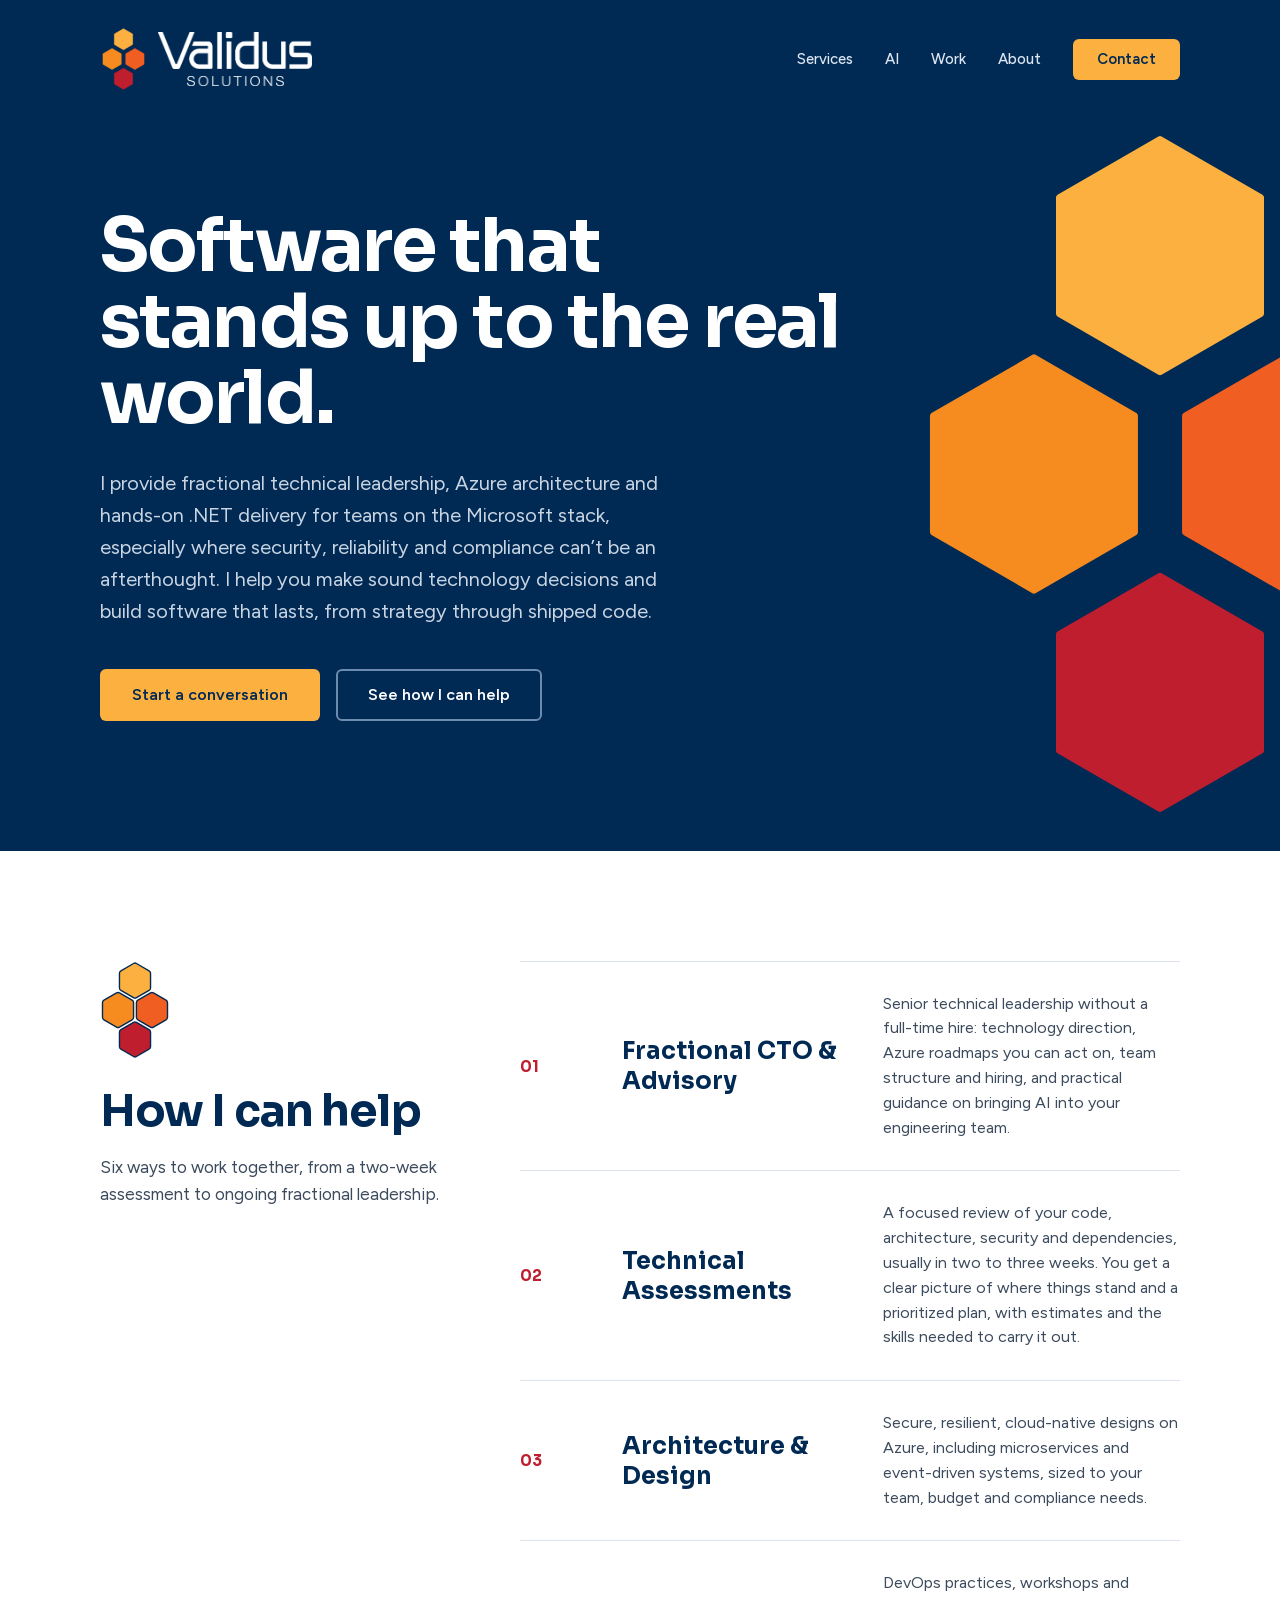
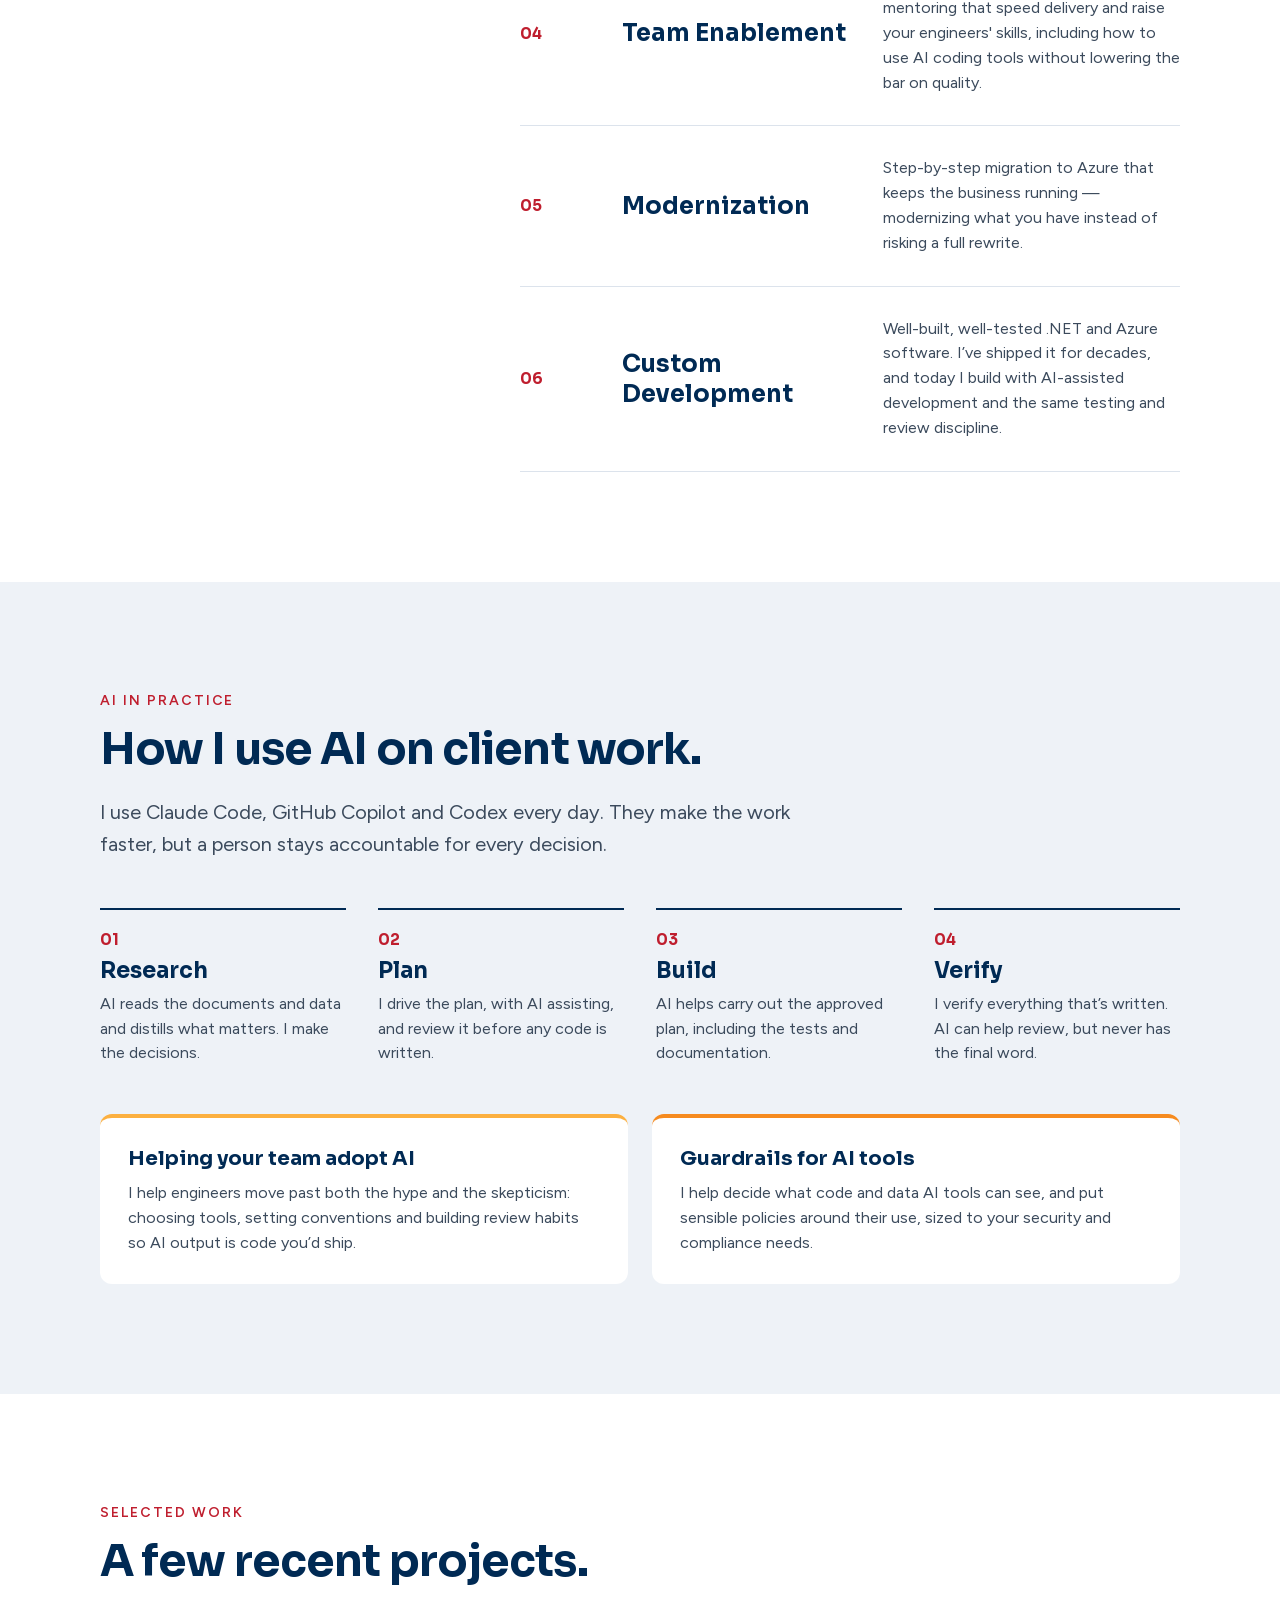
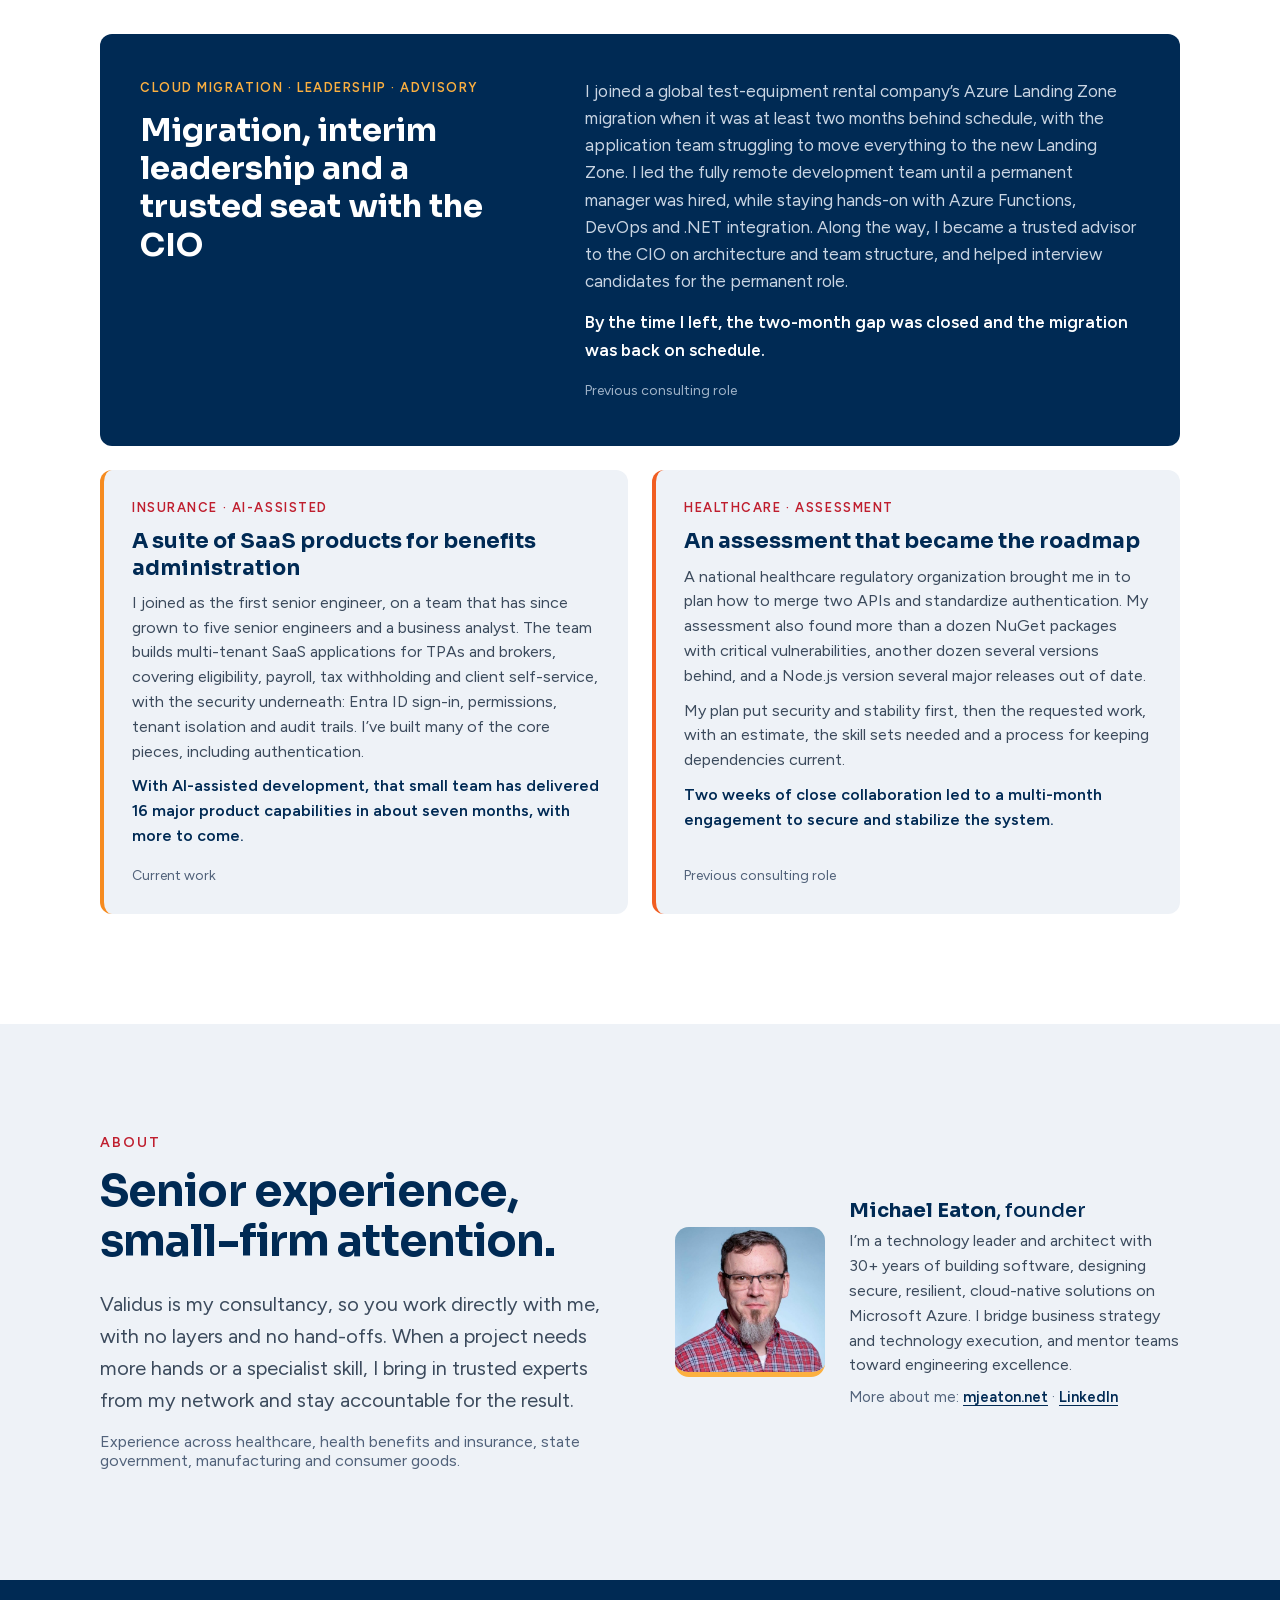
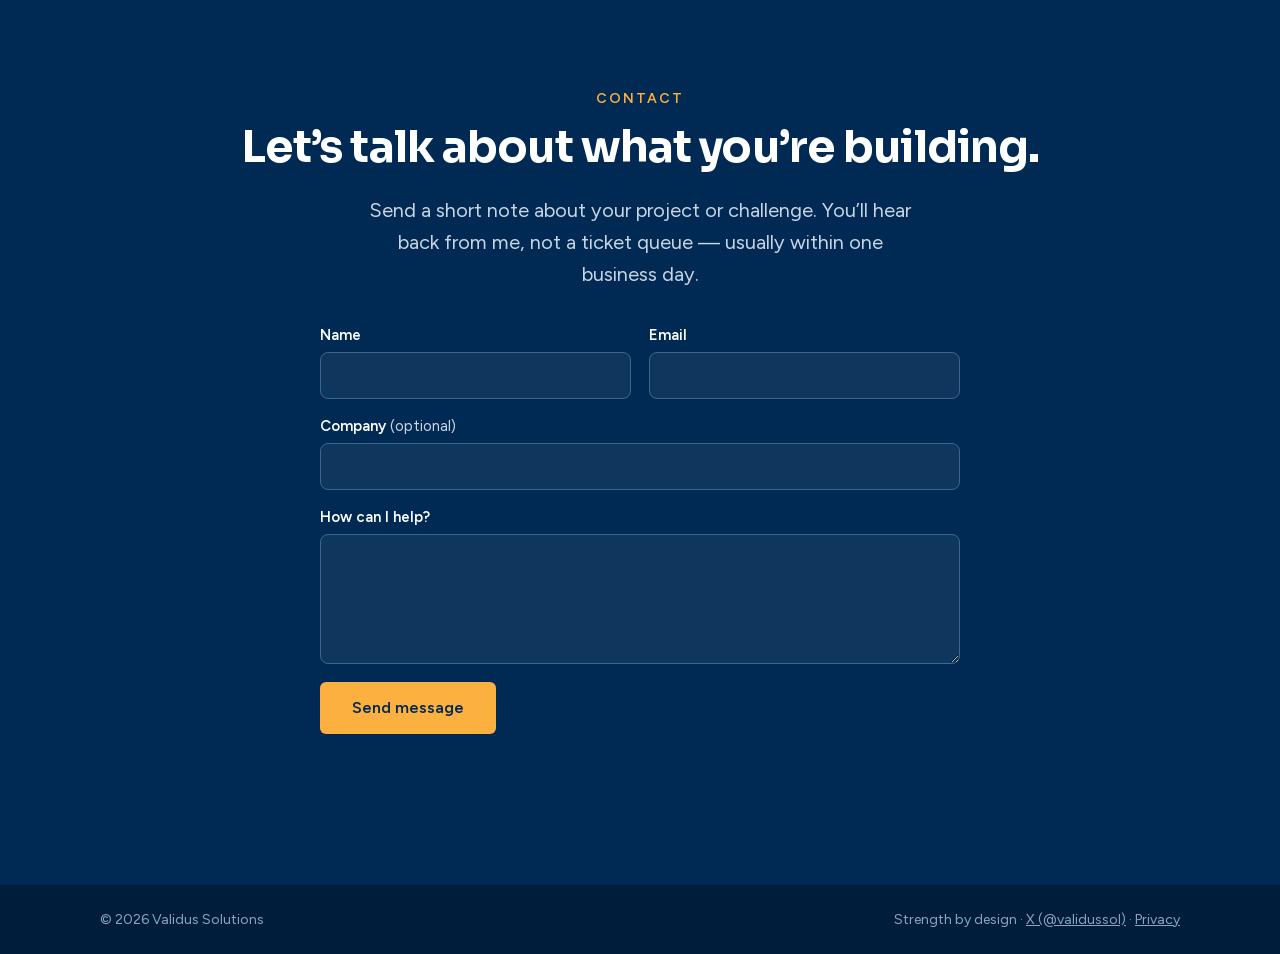
<file: index.html>
<!doctype html>
<html lang="en">
<head>
<meta charset="utf-8">
<meta name="viewport" content="width=device-width, initial-scale=1">
<title>Validus Solutions — Fractional CTO &amp; Azure Architecture</title>
<meta name="description" content="Fractional CTO leadership, Azure architecture, .NET development and modernization for teams on the Microsoft stack, especially where security, reliability and compliance matter.">
<link rel="canonical" href="https://validussolutions.com/">
<meta name="msvalidate.01" content="E839CEF3F35D40A292EE7AFA92074F50" />
<meta property="og:type" content="website">
<meta property="og:site_name" content="Validus Solutions">
<meta property="og:title" content="Validus Solutions — Fractional CTO &amp; Azure Architecture">
<meta property="og:description" content="Fractional CTO leadership, Azure architecture and hands-on .NET delivery for teams where security, reliability and compliance matter.">
<meta property="og:url" content="https://validussolutions.com/">
<meta property="og:image" content="https://validussolutions.com/assets/og.png">
<meta property="og:image:width" content="1200">
<meta property="og:image:height" content="630">
<meta name="twitter:card" content="summary_large_image">
<meta name="twitter:site" content="@validussol">
<meta name="theme-color" content="#002A54">
<link rel="icon" type="image/svg+xml" href="assets/favicon.svg">
<link rel="apple-touch-icon" href="/assets/apple-touch-icon.png">
<link rel="preload" href="/assets/fonts/sora-latin.woff2" as="font" type="font/woff2" crossorigin>
<link rel="preload" href="/assets/fonts/figtree-latin.woff2" as="font" type="font/woff2" crossorigin>
<link rel="stylesheet" href="/assets/fonts/fonts.css">
<script type="application/ld+json">
{
  "@context": "https://schema.org",
  "@type": "ProfessionalService",
  "name": "Validus Solutions",
  "url": "https://validussolutions.com/",
  "logo": "https://validussolutions.com/assets/og.png",
  "image": "https://validussolutions.com/assets/og.png",
  "description": "A small consultancy offering fractional CTO leadership, Azure cloud architecture, custom development, modernization and team enablement for teams on the Microsoft stack.",
  "slogan": "Strength by design",
  "sameAs": ["https://x.com/validussol"],
  "founder": { "@type": "Person", "name": "Michael Eaton", "jobTitle": "Technology leader and architect", "image": "https://validussolutions.com/assets/michael-eaton.jpg", "url": "https://mjeaton.net/", "sameAs": ["https://www.linkedin.com/in/mjeaton", "https://mjeaton.net/"] },
  "knowsAbout": ["Fractional CTO", "Microsoft Azure", ".NET", "Microsoft Entra ID", "AI-assisted software development", "Cloud architecture", "Cloud migration", "Technology advisory", "Software architecture", "Custom software development", "Application modernization", "DevOps", "Engineering team enablement"],
  "hasOfferCatalog": {
    "@type": "OfferCatalog",
    "name": "Services",
    "itemListElement": [
      {"@type":"Offer","itemOffered":{"@type":"Service","name":"Technology Advisory"}},
      {"@type":"Offer","itemOffered":{"@type":"Service","name":"Architecture & Design"}},
      {"@type":"Offer","itemOffered":{"@type":"Service","name":"Custom Development"}},
      {"@type":"Offer","itemOffered":{"@type":"Service","name":"Modernization"}},
      {"@type":"Offer","itemOffered":{"@type":"Service","name":"Team Enablement"}}
    ]
  }
}
</script>
<style>
:root{--navy:#002a54;--navy-line:#1c4570;--ink:#3b4a5c;--muted:#51627a;--on-navy:#c9d5e3;--line:#dce3ec;--panel:#eef2f7;--yellow:#fcb040;--orange:#f68b1f;--vermilion:#f15e22;--red:#bf1e2e;--font-head:'Sora',system-ui,sans-serif;--font-body:'Figtree',system-ui,sans-serif;--gutter:80px;--max:1240px}
@media(max-width:1024px){:root{--gutter:40px}}
@media(max-width:640px){:root{--gutter:20px}}
*,*::before,*::after{box-sizing:border-box}
html{scroll-behavior:smooth;scroll-padding-top:20px}
body{margin:0;font-family:var(--font-body);color:var(--ink);background:#fff;-webkit-font-smoothing:antialiased}
h1,h2,h3{font-family:var(--font-head);color:var(--navy);margin:0}
p{margin:0}a{color:inherit;text-decoration:none}
.container{max-width:var(--max);margin:0 auto;padding-inline:var(--gutter)}
a:focus-visible{outline:3px solid var(--yellow);outline-offset:3px}
.eyebrow{font-size:14px;font-weight:600;letter-spacing:.14em;text-transform:uppercase;color:var(--red);margin-bottom:16px}
.h2{font-size:clamp(30px,4vw,44px);line-height:1.12;letter-spacing:-.02em}
.lede{font-size:clamp(17px,1.6vw,20px);line-height:1.6}
.btn{display:inline-block;font-weight:600;font-size:16px;line-height:1;padding:16px 30px;border-radius:6px;border:2px solid transparent;transition:background .15s}
.btn--y{background:var(--yellow);color:var(--navy)}.btn--y:hover{background:#ffc15e}
.btn--g{border-color:#6c8baf;color:#fff}.btn--g:hover{background:rgba(255,255,255,.08)}
.btn-row{display:flex;gap:16px;flex-wrap:wrap}

.hero{background:var(--navy);position:relative;overflow:hidden}
.bleed{position:absolute;right:-140px;top:110px;width:520px;height:728px;pointer-events:none}
@media(max-width:860px){.bleed{opacity:.18;right:-260px}}
.bar{display:flex;align-items:center;justify-content:space-between;padding-block:26px;gap:20px;position:relative}
.logo{position:relative;display:block;width:212px;height:66px;flex:none}
.logo svg{position:absolute;left:0;top:0;width:47px;height:66px}
.logo .n{position:absolute;left:58px;top:6px;width:154px;height:37px;filter:brightness(0) invert(1)}
.logo .s{position:absolute;left:87px;top:49.5px;width:97px;height:10.6px;filter:brightness(0) invert(1)}
.nav{display:flex;align-items:center;gap:32px}
.nav a:not(.btn){font-size:15px;font-weight:500;color:#dce6f2}.nav a:not(.btn):hover{color:var(--yellow)}
.nav .btn{padding:11px 22px;font-size:15px}
@media(max-width:700px){.nav a:not(.btn){display:none}}
.hero__copy{position:relative;padding-block:90px 130px}
.hero h1{max-width:760px;color:#fff;font-weight:700;font-size:clamp(40px,7vw,74px);line-height:1.03;letter-spacing:-.025em}
.hero p.lede{color:var(--on-navy);margin:30px 0 42px;max-width:560px}
@media(max-width:640px){.hero__copy{padding-block:50px 80px}}

.section{padding-block:110px}
@media(max-width:640px){.section{padding-block:70px}}
.split{display:flex;gap:80px}.aside{flex:0 0 340px}.main{flex:1;min-width:0}
@media(max-width:1024px){.split{gap:40px;flex-direction:column}.aside{flex-basis:auto}}
.aside .mark{width:70px;height:98px;margin-bottom:24px}
.aside p{margin-top:18px;font-size:17px;line-height:1.6}
.row{display:grid;grid-template-columns:70px minmax(0,1fr) minmax(0,1.3fr);gap:32px;align-items:center;padding:30px 0;border-top:1px solid var(--line)}
.row:last-child{border-bottom:1px solid var(--line)}
.row:hover{background:#f5f8fb}
.row b{font-family:var(--font-head);font-size:15px;color:var(--red)}
.row h3{font-size:24px}.row p{font-size:16px;line-height:1.55}
@media(max-width:700px){.row{grid-template-columns:44px 1fr;gap:6px 16px}.row p{grid-column:2}}
.ai{background:var(--panel)}
.ai .lede{margin-top:22px;max-width:720px}
.ai-steps{list-style:none;margin:48px 0 0;padding:0;display:grid;grid-template-columns:repeat(4,minmax(0,1fr));gap:32px}
.ai-step{padding-top:20px;border-top:2px solid var(--navy)}
.ai-step b{font-family:var(--font-head);font-size:15px;color:var(--red)}
.ai-step h3{font-size:22px;margin-top:8px}
.ai-step p{margin-top:8px;font-size:16px;line-height:1.55}
.ai-points{display:grid;grid-template-columns:repeat(2,minmax(0,1fr));gap:24px;margin-top:48px}
.ai-point{background:#fff;border-radius:12px;padding:28px;border-top:4px solid var(--yellow)}
.ai-point:nth-child(2){border-color:var(--orange)}
.ai-point h3{font-size:20px;line-height:1.25}
.ai-point p{margin-top:10px;font-size:16px;line-height:1.55}
@media(max-width:1024px){.ai-steps{grid-template-columns:repeat(2,minmax(0,1fr))}}
@media(max-width:640px){.ai-steps,.ai-points{grid-template-columns:1fr}}
.works{display:grid;grid-template-columns:repeat(2,minmax(0,1fr));gap:24px;margin-top:48px}
.work__tag{font-size:13px;font-weight:600;letter-spacing:.12em;text-transform:uppercase;color:var(--red)}
.work-feat{grid-column:1/-1;display:grid;grid-template-columns:minmax(0,1fr) minmax(0,1.4fr);gap:48px;align-items:start;background:var(--navy);color:var(--on-navy);border-radius:12px;padding:44px 40px}
.work-feat p{font-size:17px;line-height:1.6}
.work-feat .work__tag{font-size:13px;color:var(--yellow)}
.work-feat h3{color:#fff;font-size:clamp(24px,2.6vw,32px);line-height:1.2;margin-top:12px}
.work-feat .work-feat__result{margin-top:14px;font-weight:600;color:#fff}
.work-feat .work-feat__ctx{margin-top:16px;font-size:14px;color:#9fb3c8}
.work-card{display:flex;flex-direction:column;gap:10px;background:var(--panel);border-radius:12px;padding:28px;border-left:4px solid var(--orange)}
.work-card:last-child{border-left-color:var(--vermilion)}
.work-card h3{font-size:21px;line-height:1.25}
.work-card p{font-size:16px;line-height:1.55}
.work-card .work__tag{font-size:13px}
.work-card .work-card__result{font-weight:600;color:var(--navy)}
.work-card .work-card__ctx{margin-top:auto;padding-top:6px;font-size:14px;color:var(--muted)}
@media(max-width:900px){.works,.work-feat{grid-template-columns:1fr}.work-feat{gap:16px;padding:32px 24px}}

.about{background:var(--panel)}
.about .grid{display:grid;grid-template-columns:1fr 1fr;gap:70px;align-items:center}
@media(max-width:860px){.about .grid{grid-template-columns:1fr;gap:36px}}
.about .lede{margin:22px 0 0}
.about .industries{margin-top:16px;font-size:16px;color:var(--muted)}
.contact{background:var(--navy);color:var(--on-navy);text-align:center;position:relative;overflow:hidden}
.contact h2{color:#fff}
.contact .lede{margin:22px auto 36px;max-width:560px}
.cform{max-width:640px;margin:0 auto;text-align:left;display:grid;gap:18px}
.cform__row{display:grid;grid-template-columns:1fr 1fr;gap:18px}
@media(max-width:560px){.cform__row{grid-template-columns:1fr}}
.cform label{display:grid;gap:8px;font-size:15px;font-weight:600;color:#fff}
.cform .opt{font-weight:400;color:var(--on-navy)}
.cform input,.cform textarea{font:inherit;font-weight:400;font-size:16px;color:#fff;background:rgba(255,255,255,.06);border:1px solid #3f6590;border-radius:8px;padding:13px 14px;width:100%}
.cform textarea{resize:vertical;min-height:130px}
.cform input:focus,.cform textarea:focus{outline:none;border-color:var(--yellow);box-shadow:0 0 0 3px rgba(252,176,64,.25)}
.cform button{justify-self:start;cursor:pointer;font-family:inherit}
.cform button:disabled{opacity:.7;cursor:wait}
.cform .hp{position:absolute;left:-9999px;width:1px;height:1px;opacity:0}
.cform__status{font-size:16px;color:var(--yellow);min-height:1.4em}
.cform__status.is-error{color:#ff9d8a}
@media(max-width:560px){.cform button{justify-self:stretch}}
footer{background:#001e3c;color:#8fa4bc;font-size:14px;padding-block:26px}
footer .container{display:flex;justify-content:space-between;gap:12px;flex-wrap:wrap}
footer a{color:#8fa4bc;text-decoration:underline}footer a:hover{color:var(--yellow)}
.lead-card{display:flex;gap:24px;align-items:center}
.portrait{flex:none;width:150px;height:150px;object-fit:cover;object-position:50% 18%;border-radius:14px;border-bottom:5px solid var(--yellow);background:#dce3ec}
.about .lead{margin:0 0 6px;font-size:20px;font-family:var(--font-head);color:var(--navy)}
.about .bio{font-size:16px;line-height:1.55;color:var(--ink)}
.about .links{margin-top:10px;font-size:15px;color:var(--muted)}.about .links a{color:var(--navy);font-weight:600;text-decoration:underline;text-underline-offset:3px}.about .links a:hover{color:var(--red)}
@media(max-width:520px){.lead-card{flex-direction:column;align-items:flex-start}.portrait{width:120px;height:120px}}.about strong{color:var(--navy)}
</style>
</head>
<body>
<svg width="0" height="0" style="position:absolute" aria-hidden="true"><defs>
<symbol id="mark" viewBox="125 75 250 350"><g stroke-linejoin="round" stroke-width="3">
<polygon fill="#FCB040" stroke="#FCB040" points="298.5,117 298.5,173 250,201 201.5,173 201.5,117 250,89"/>
<polygon fill="#F68B1F" stroke="#F68B1F" points="237.9,222 237.9,278 189.4,306 140.9,278 140.9,222 189.4,194"/>
<polygon fill="#F15E22" stroke="#F15E22" points="359.1,222 359.1,278 310.6,306 262.1,278 262.1,222 310.6,194"/>
<polygon fill="#BF1E2E" stroke="#BF1E2E" points="298.5,327 298.5,383 250,411 201.5,383 201.5,327 250,299"/></g></symbol>
<symbol id="mark-o" viewBox="125 75 250 350">
<g fill="none" stroke="#002A54" stroke-width="26" stroke-linejoin="round"><polygon points="295,119 295,171 250,197 205,171 205,119 250,93"/><polygon points="234.4,224 234.4,276 189.4,302 144.4,276 144.4,224 189.4,198"/><polygon points="355.6,224 355.6,276 310.6,302 265.6,276 265.6,224 310.6,198"/><polygon points="295,329 295,381 250,407 205,381 205,329 250,303"/></g>
<g stroke-width="16" stroke-linejoin="round"><polygon fill="#FCB040" stroke="#FCB040" points="295,119 295,171 250,197 205,171 205,119 250,93"/><polygon fill="#F68B1F" stroke="#F68B1F" points="234.4,224 234.4,276 189.4,302 144.4,276 144.4,224 189.4,198"/><polygon fill="#F15E22" stroke="#F15E22" points="355.6,224 355.6,276 310.6,302 265.6,276 265.6,224 310.6,198"/><polygon fill="#BF1E2E" stroke="#BF1E2E" points="295,329 295,381 250,407 205,381 205,329 250,303"/></g></symbol>
</defs></svg>

<header class="hero">
  <svg class="bleed" aria-hidden="true"><use href="#mark"/></svg>
  <div class="container bar">
    <a class="logo" href="#top" aria-label="Validus Solutions">
      <svg><use href="#mark"/></svg>
      <img class="n" src="assets/validus.png" alt="Validus" width="154" height="37">
      <img class="s" src="assets/solutions.png" alt="Solutions" width="97" height="11">
    </a>
    <nav class="nav" aria-label="Main">
      <a href="#services">Services</a><a href="#ai">AI</a><a href="#work">Work</a><a href="#about">About</a>
      <a class="btn btn--y" href="#contact">Contact</a>
    </nav>
  </div>
  <div class="container hero__copy" id="top">
    <h1>Software that stands up to the real world.</h1>
    <p class="lede">I provide fractional technical leadership, Azure architecture and hands-on .NET delivery for teams on the Microsoft stack, especially where security, reliability and compliance can’t be an afterthought. I help you make sound technology decisions and build software that lasts, from strategy through shipped code.</p>
    <div class="btn-row">
      <a class="btn btn--y" href="#contact">Start a conversation</a>
      <a class="btn btn--g" href="#services">See how I can help</a>
    </div>
  </div>
</header>

<main>
<section class="section" id="services">
  <div class="container split">
    <div class="aside">
      <svg class="mark" role="img" aria-label="Validus mark"><use href="#mark-o"/></svg>
      <h2 class="h2">How I can help</h2>
      <p>Six ways to work together, from a two-week assessment to ongoing fractional leadership.</p>
    </div>
    <div class="main">
      <div class="row"><b>01</b><h3>Fractional CTO &amp; Advisory</h3><p>Senior technical leadership without a full-time hire: technology direction, Azure roadmaps you can act on, team structure and hiring, and practical guidance on bringing AI into your engineering team.</p></div>
      <div class="row"><b>02</b><h3>Technical Assessments</h3><p>A focused review of your code, architecture, security and dependencies, usually in two to three weeks. You get a clear picture of where things stand and a prioritized plan, with estimates and the skills needed to carry it out.</p></div>
      <div class="row"><b>03</b><h3>Architecture &amp; Design</h3><p>Secure, resilient, cloud-native designs on Azure, including microservices and event-driven systems, sized to your team, budget and compliance needs.</p></div>
      <div class="row"><b>04</b><h3>Team Enablement</h3><p>DevOps practices, workshops and mentoring that speed delivery and raise your engineers' skills, including how to use AI coding tools without lowering the bar on quality.</p></div>
      <div class="row"><b>05</b><h3>Modernization</h3><p>Step-by-step migration to Azure that keeps the business running — modernizing what you have instead of risking a full rewrite.</p></div>
      <div class="row"><b>06</b><h3>Custom Development</h3><p>Well-built, well-tested .NET and Azure software. I’ve shipped it for decades, and today I build with AI-assisted development and the same testing and review discipline.</p></div>
    </div>
  </div>
</section>

<section class="section ai" id="ai">
  <div class="container">
    <div class="eyebrow">AI in practice</div>
    <h2 class="h2">How I use AI on client work.</h2>
    <p class="lede">I use Claude Code, GitHub Copilot and Codex every day. They make the work faster, but a person stays accountable for every decision.</p>
    <ol class="ai-steps">
      <li class="ai-step"><b>01</b><h3>Research</h3><p>AI reads the documents and data and distills what matters. I make the decisions.</p></li>
      <li class="ai-step"><b>02</b><h3>Plan</h3><p>I drive the plan, with AI assisting, and review it before any code is written.</p></li>
      <li class="ai-step"><b>03</b><h3>Build</h3><p>AI helps carry out the approved plan, including the tests and documentation.</p></li>
      <li class="ai-step"><b>04</b><h3>Verify</h3><p>I verify everything that’s written. AI can help review, but never has the final word.</p></li>
    </ol>
    <div class="ai-points">
      <div class="ai-point">
        <h3>Helping your team adopt AI</h3>
        <p>I help engineers move past both the hype and the skepticism: choosing tools, setting conventions and building review habits so AI output is code you’d ship.</p>
      </div>
      <div class="ai-point">
        <h3>Guardrails for AI tools</h3>
        <p>I help decide what code and data AI tools can see, and put sensible policies around their use, sized to your security and compliance needs.</p>
      </div>
    </div>
  </div>
</section>

<section class="section work" id="work">
  <div class="container">
    <div class="eyebrow">Selected work</div>
    <h2 class="h2">A few recent projects.</h2>
    <div class="works">
      <article class="work-feat">
        <div>
          <p class="work__tag">Cloud migration · Leadership · Advisory</p>
          <h3>Migration, interim leadership and a trusted seat with the CIO</h3>
        </div>
        <div>
          <p>I joined a global test-equipment rental company’s Azure Landing Zone migration when it was at least two months behind schedule, with the application team struggling to move everything to the new Landing Zone. I led the fully remote development team until a permanent manager was hired, while staying hands-on with Azure Functions, DevOps and .NET integration. Along the way, I became a trusted advisor to the CIO on architecture and team structure, and helped interview candidates for the permanent role.</p>
          <p class="work-feat__result">By the time I left, the two-month gap was closed and the migration was back on schedule.</p>
          <p class="work-feat__ctx">Previous consulting role</p>
        </div>
      </article>
      <article class="work-card">
        <p class="work__tag">Insurance · AI-assisted</p>
        <h3>A suite of SaaS products for benefits administration</h3>
        <p>I joined as the first senior engineer, on a team that has since grown to five senior engineers and a business analyst. The team builds multi-tenant SaaS applications for TPAs and brokers, covering eligibility, payroll, tax withholding and client self-service, with the security underneath: Entra ID sign-in, permissions, tenant isolation and audit trails. I’ve built many of the core pieces, including authentication.</p>
        <p class="work-card__result">With AI-assisted development, that small team has delivered 16 major product capabilities in about seven months, with more to come.</p>
        <p class="work-card__ctx">Current work</p>
      </article>
      <article class="work-card">
        <p class="work__tag">Healthcare · Assessment</p>
        <h3>An assessment that became the roadmap</h3>
        <p>A national healthcare regulatory organization brought me in to plan how to merge two APIs and standardize authentication. My assessment also found more than a dozen NuGet packages with critical vulnerabilities, another dozen several versions behind, and a Node.js version several major releases out of date.</p>
        <p>My plan put security and stability first, then the requested work, with an estimate, the skill sets needed and a process for keeping dependencies current.</p>
        <p class="work-card__result">Two weeks of close collaboration led to a multi-month engagement to secure and stabilize the system.</p>
        <p class="work-card__ctx">Previous consulting role</p>
      </article>
    </div>
  </div>
</section>

<section class="section about" id="about">
  <div class="container grid">
    <div>
      <div class="eyebrow">About</div>
      <h2 class="h2">Senior experience, <span style="white-space:nowrap">small-firm</span> attention.</h2>
      <p class="lede">Validus is my consultancy, so you work directly with me, with no layers and no hand-offs. When a project needs more hands or a specialist skill, I bring in trusted experts from my network and stay accountable for the result.</p>
      <p class="industries">Experience across healthcare, health benefits and insurance, state government, manufacturing and consumer goods.</p>
    </div>
    <div>
      <div class="lead-card">
        <img class="portrait" src="assets/michael-eaton.jpg" alt="Portrait of Michael Eaton" width="500" height="536">
        <div>
          <p class="lead"><strong>Michael Eaton</strong>, founder</p>
          <p class="bio">I’m a technology leader and architect with 30+ years of building software, designing secure, resilient, cloud-native solutions on Microsoft Azure. I bridge business strategy and technology execution, and mentor teams toward engineering excellence.</p>
          <p class="links">More about me: <a href="https://mjeaton.net/" rel="me noopener">mjeaton.net</a> · <a href="https://www.linkedin.com/in/mjeaton" rel="me noopener">LinkedIn</a></p>
        </div>
      </div>
    </div>
  </div>
</section>

<section class="section contact" id="contact">
  <div class="container">
    <div class="eyebrow" style="color:var(--yellow)">Contact</div>
    <h2 class="h2">Let’s talk about what you’re building.</h2>
    <p class="lede">Send a short note about your project or challenge. You’ll hear back from me, not a ticket queue — usually within one business day.</p>
    <form class="cform" id="cform" action="https://formspree.io/f/xnpjjpvq" method="POST">
      <div class="cform__row">
        <label>Name<input name="name" type="text" autocomplete="name" required></label>
        <label>Email<input name="email" type="email" autocomplete="email" required></label>
      </div>
      <label><span>Company <span class="opt">(optional)</span></span><input name="company" type="text" autocomplete="organization"></label>
      <label>How can I help?<textarea name="message" rows="5" required></textarea></label>
      <input type="hidden" name="_subject" value="New inquiry from validussolutions.com">
      <input class="hp" type="text" name="_gotcha" tabindex="-1" autocomplete="off" aria-hidden="true">
      <button class="btn btn--y" type="submit">Send message</button>
      <p class="cform__status" role="status" aria-live="polite"></p>
    </form>
  </div>
</section>
<script>
(function () {
  var form = document.getElementById('cform');
  var status = form.querySelector('.cform__status');
  var button = form.querySelector('button');
  form.addEventListener('submit', function (e) {
    e.preventDefault();
    button.disabled = true;
    button.textContent = 'Sending…';
    status.className = 'cform__status';
    status.textContent = '';
    fetch(form.action, { method: 'POST', body: new FormData(form), headers: { Accept: 'application/json' } })
      .then(function (res) {
        if (res.ok) {
          form.reset();
          form.classList.add('is-sent');
          status.textContent = 'Thanks — your message is on its way. I’ll be in touch within one business day.';
          return;
        }
        return res.json().then(function (data) {
          var msg = data && data.errors ? data.errors.map(function (x) { return x.message; }).join(' ') : '';
          throw new Error(msg);
        });
      })
      .catch(function (err) {
        status.className = 'cform__status is-error';
        status.textContent = (err && err.message ? err.message + ' ' : '') + 'Sorry, something went wrong sending your message. Please try again in a moment.';
      })
      .finally(function () {
        button.disabled = false;
        button.textContent = 'Send message';
      });
  });
})();
</script>
</main>
<footer><div class="container"><span>© <span class="js-year">2026</span> Validus Solutions</span><span>Strength by design · <a href="https://x.com/validussol" rel="noopener">X (@validussol)</a> · <a href="/privacy">Privacy</a></span></div></footer>
<script>document.querySelectorAll('.js-year').forEach(function (el) { el.textContent = new Date().getFullYear(); });</script>
<!-- Cloudflare Web Analytics --><script type='module' src='https://static.cloudflareinsights.com/beacon.min.js' data-cf-beacon='{"token": "9e3b4ad046164b7d8126bd75b05d38b9"}'></script><!-- End Cloudflare Web Analytics -->
</body>
</html>
</file>
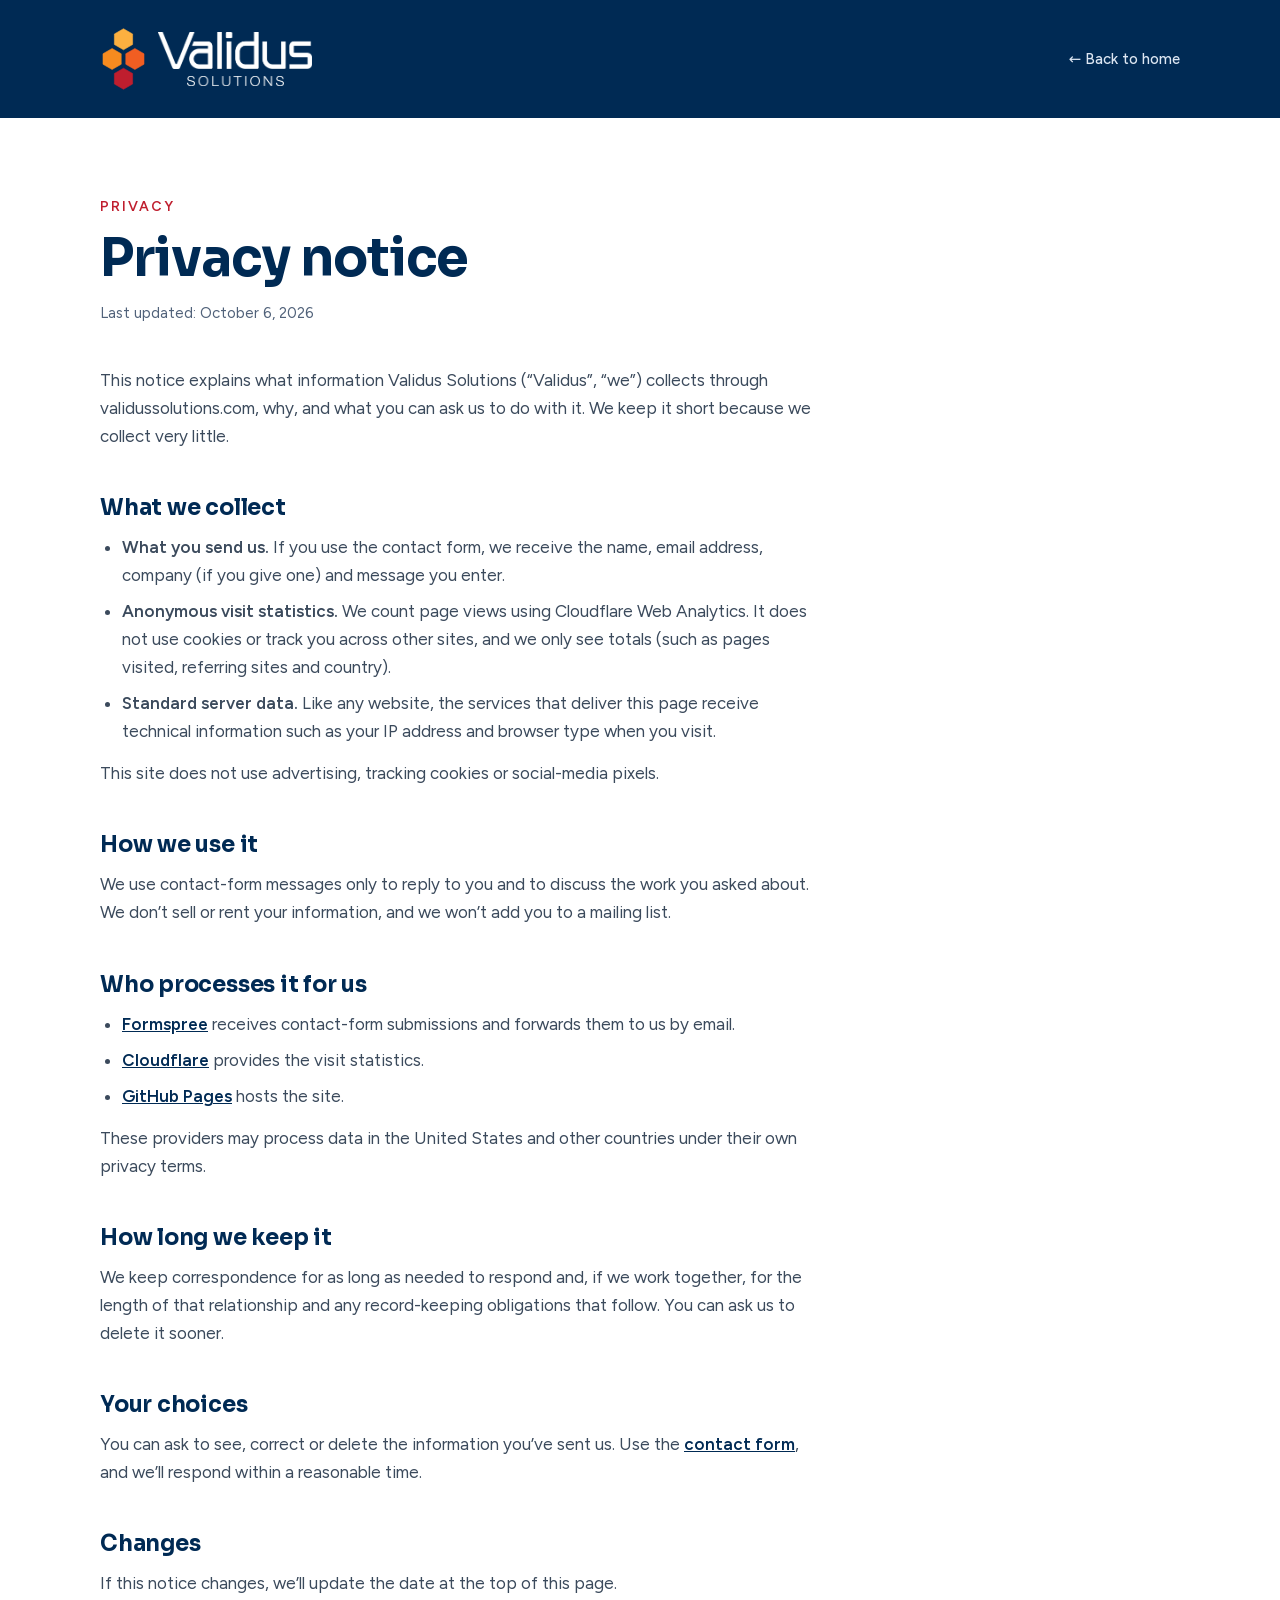
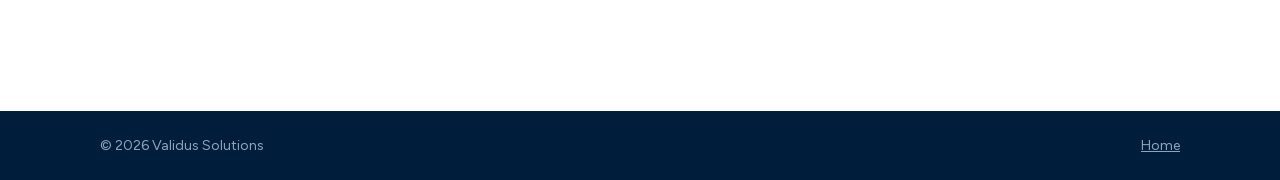
<file: privacy.html>
<!doctype html>
<html lang="en">
<head>
<meta charset="utf-8">
<meta name="viewport" content="width=device-width, initial-scale=1">
<title>Privacy — Validus Solutions</title>
<meta name="description" content="How Validus Solutions handles information collected through validussolutions.com.">
<link rel="canonical" href="https://validussolutions.com/privacy">
<meta name="theme-color" content="#002A54">
<link rel="icon" type="image/svg+xml" href="/assets/favicon.svg">
<link rel="apple-touch-icon" href="/assets/apple-touch-icon.png">
<link rel="preload" href="/assets/fonts/sora-latin.woff2" as="font" type="font/woff2" crossorigin>
<link rel="preload" href="/assets/fonts/figtree-latin.woff2" as="font" type="font/woff2" crossorigin>
<link rel="stylesheet" href="/assets/fonts/fonts.css">
<style>
:root{--navy:#002a54;--ink:#3b4a5c;--muted:#51627a;--line:#dce3ec;--yellow:#fcb040;--red:#bf1e2e;--font-head:'Sora',system-ui,sans-serif;--font-body:'Figtree',system-ui,sans-serif;--gutter:80px}
@media(max-width:1024px){:root{--gutter:40px}}
@media(max-width:640px){:root{--gutter:20px}}
*,*::before,*::after{box-sizing:border-box}
body{margin:0;font-family:var(--font-body);color:var(--ink);background:#fff;-webkit-font-smoothing:antialiased}
a{color:inherit}
a:focus-visible{outline:3px solid var(--yellow);outline-offset:3px}
.container{width:100%;max-width:1240px;margin:0 auto;padding-inline:var(--gutter)}
header{background:var(--navy)}
.bar{display:flex;align-items:center;justify-content:space-between;gap:20px;padding-block:26px}
.logo{position:relative;display:block;width:212px;height:66px;flex:none}
.logo svg{position:absolute;left:0;top:0;width:47px;height:66px}
.logo .n{position:absolute;left:58px;top:6px;width:154px;height:37px;filter:brightness(0) invert(1)}
.logo .s{position:absolute;left:87px;top:49.5px;width:97px;height:10.6px;filter:brightness(0) invert(1)}
.back{color:#dce6f2;font-size:15px;font-weight:500;text-decoration:none}.back:hover{color:var(--yellow)}
@media(max-width:520px){.back{display:none}}
main{padding-block:80px 100px}
@media(max-width:640px){main{padding-block:50px 70px}}
.prose{max-width:720px}
.eyebrow{font-size:14px;font-weight:600;letter-spacing:.14em;text-transform:uppercase;color:var(--red);margin-bottom:16px}
h1{font-family:var(--font-head);color:var(--navy);font-size:clamp(34px,5vw,52px);line-height:1.08;letter-spacing:-.02em;margin:0}
.updated{color:var(--muted);font-size:15px;margin:14px 0 40px}
h2{font-family:var(--font-head);color:var(--navy);font-size:22px;letter-spacing:-.01em;margin:44px 0 12px}
p,li{font-size:17px;line-height:1.65}
p{margin:0 0 14px}
ul{margin:0 0 14px;padding-left:22px}
li{margin-bottom:8px}
.prose a{color:var(--navy);font-weight:600}
footer{background:#001e3c;color:#8fa4bc;font-size:14px;padding-block:26px}
footer .container{display:flex;justify-content:space-between;gap:12px;flex-wrap:wrap}
footer a{color:#8fa4bc}footer a:hover{color:var(--yellow)}
</style>
</head>
<body>
<svg width="0" height="0" style="position:absolute" aria-hidden="true"><defs>
<symbol id="mark" viewBox="125 75 250 350"><g stroke-linejoin="round" stroke-width="3">
<polygon fill="#FCB040" stroke="#FCB040" points="298.5,117 298.5,173 250,201 201.5,173 201.5,117 250,89"/>
<polygon fill="#F68B1F" stroke="#F68B1F" points="237.9,222 237.9,278 189.4,306 140.9,278 140.9,222 189.4,194"/>
<polygon fill="#F15E22" stroke="#F15E22" points="359.1,222 359.1,278 310.6,306 262.1,278 262.1,222 310.6,194"/>
<polygon fill="#BF1E2E" stroke="#BF1E2E" points="298.5,327 298.5,383 250,411 201.5,383 201.5,327 250,299"/></g></symbol>
</defs></svg>

<header><div class="container bar">
  <a class="logo" href="/" aria-label="Validus Solutions home">
    <svg><use href="#mark"/></svg>
    <img class="n" src="/assets/validus.png" alt="Validus" width="154" height="37">
    <img class="s" src="/assets/solutions.png" alt="Solutions" width="97" height="11">
  </a>
  <a class="back" href="/">← Back to home</a>
</div></header>

<main class="container">
  <article class="prose">
    <div class="eyebrow">Privacy</div>
    <h1>Privacy notice</h1>
    <p class="updated">Last updated: October 6, 2026</p>

    <p>This notice explains what information Validus Solutions (“Validus”, “we”) collects through validussolutions.com, why, and what you can ask us to do with it. We keep it short because we collect very little.</p>

    <h2>What we collect</h2>
    <ul>
      <li><strong>What you send us.</strong> If you use the contact form, we receive the name, email address, company (if you give one) and message you enter.</li>
      <li><strong>Anonymous visit statistics.</strong> We count page views using Cloudflare Web Analytics. It does not use cookies or track you across other sites, and we only see totals (such as pages visited, referring sites and country).</li>
      <li><strong>Standard server data.</strong> Like any website, the services that deliver this page receive technical information such as your IP address and browser type when you visit.</li>
    </ul>
    <p>This site does not use advertising, tracking cookies or social-media pixels.</p>

    <h2>How we use it</h2>
    <p>We use contact-form messages only to reply to you and to discuss the work you asked about. We don’t sell or rent your information, and we won’t add you to a mailing list.</p>

    <h2>Who processes it for us</h2>
    <ul>
      <li><a href="https://formspree.io/legal/privacy-policy" rel="noopener">Formspree</a> receives contact-form submissions and forwards them to us by email.</li>
      <li><a href="https://www.cloudflare.com/privacypolicy/" rel="noopener">Cloudflare</a> provides the visit statistics.</li>
      <li><a href="https://docs.github.com/en/site-policy/privacy-policies/github-general-privacy-statement" rel="noopener">GitHub Pages</a> hosts the site.</li>
    </ul>
    <p>These providers may process data in the United States and other countries under their own privacy terms.</p>

    <h2>How long we keep it</h2>
    <p>We keep correspondence for as long as needed to respond and, if we work together, for the length of that relationship and any record-keeping obligations that follow. You can ask us to delete it sooner.</p>

    <h2>Your choices</h2>
    <p>You can ask to see, correct or delete the information you’ve sent us. Use the <a href="/#contact">contact form</a>, and we’ll respond within a reasonable time.</p>

    <h2>Changes</h2>
    <p>If this notice changes, we’ll update the date at the top of this page.</p>
  </article>
</main>

<footer><div class="container"><span>© <span class="js-year">2026</span> Validus Solutions</span><a href="/">Home</a></div></footer>
<script>document.querySelectorAll('.js-year').forEach(function (el) { el.textContent = new Date().getFullYear(); });</script>
<!-- Cloudflare Web Analytics --><script type='module' src='https://static.cloudflareinsights.com/beacon.min.js' data-cf-beacon='{"token": "9e3b4ad046164b7d8126bd75b05d38b9"}'></script><!-- End Cloudflare Web Analytics -->
</body>
</html>
</file>
<file: assets/fonts/fonts.css>
/* Figtree and Sora, self-hosted variable fonts (SIL OFL 1.1, see OFL-*.txt) */
@font-face{font-family:'Figtree';font-style:normal;font-weight:400 600;font-display:swap;src:url(figtree-latin-ext.woff2) format('woff2');unicode-range:U+0100-02BA, U+02BD-02C5, U+02C7-02CC, U+02CE-02D7, U+02DD-02FF, U+0304, U+0308, U+0329, U+1D00-1DBF, U+1E00-1E9F, U+1EF2-1EFF, U+2020, U+20A0-20AB, U+20AD-20C4, U+2113, U+2C60-2C7F, U+A720-A7FF}
@font-face{font-family:'Figtree';font-style:normal;font-weight:400 600;font-display:swap;src:url(figtree-latin.woff2) format('woff2');unicode-range:U+0000-00FF, U+0131, U+0152-0153, U+02BB-02BC, U+02C6, U+02DA, U+02DC, U+0304, U+0308, U+0329, U+2000-206F, U+20AC, U+2122, U+2191, U+2193, U+2212, U+2215, U+FEFF, U+FFFD}
@font-face{font-family:'Sora';font-style:normal;font-weight:500 700;font-display:swap;src:url(sora-latin-ext.woff2) format('woff2');unicode-range:U+0100-02BA, U+02BD-02C5, U+02C7-02CC, U+02CE-02D7, U+02DD-02FF, U+0304, U+0308, U+0329, U+1D00-1DBF, U+1E00-1E9F, U+1EF2-1EFF, U+2020, U+20A0-20AB, U+20AD-20C4, U+2113, U+2C60-2C7F, U+A720-A7FF}
@font-face{font-family:'Sora';font-style:normal;font-weight:500 700;font-display:swap;src:url(sora-latin.woff2) format('woff2');unicode-range:U+0000-00FF, U+0131, U+0152-0153, U+02BB-02BC, U+02C6, U+02DA, U+02DC, U+0304, U+0308, U+0329, U+2000-206F, U+20AC, U+2122, U+2191, U+2193, U+2212, U+2215, U+FEFF, U+FFFD}
</file>
